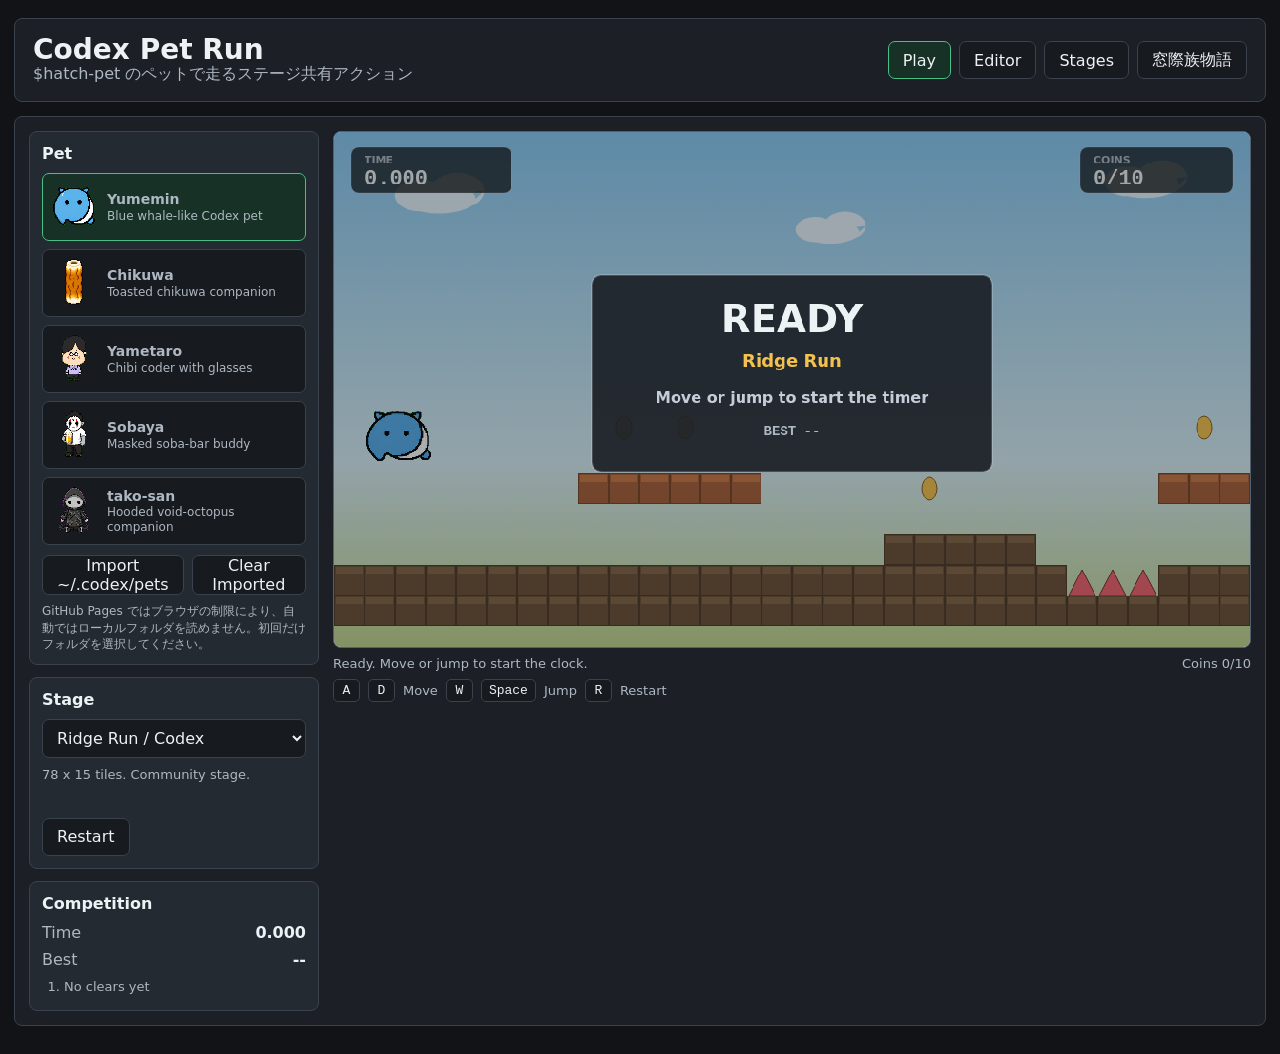
<file: index.html>
<!doctype html>
<html lang="ja">
  <head>
    <meta charset="utf-8" />
    <meta name="viewport" content="width=device-width, initial-scale=1" />
    <title>Codex Pet Run | Codex Petsで走るステージ共有ゲーム</title>
    <meta name="description" content="$hatch-pet で作った Codex pets を使って走り、ステージを作り、クリアタイムを競えるブラウザゲーム。" />
    <link rel="canonical" href="https://k9i-0.github.io/codex-pets/" />
    <meta property="og:type" content="website" />
    <meta property="og:url" content="https://k9i-0.github.io/codex-pets/" />
    <meta property="og:site_name" content="Codex Pet Run" />
    <meta property="og:title" content="Codex Pet Run | Codex Petsで走るステージ共有ゲーム" />
    <meta property="og:description" content="$hatch-pet で作った Codex pets を使って走り、ステージを作り、クリアタイムを競えるブラウザゲーム。" />
    <meta property="og:image" content="https://k9i-0.github.io/codex-pets/assets/og/codex-pet-run-og.png" />
    <meta property="og:image:secure_url" content="https://k9i-0.github.io/codex-pets/assets/og/codex-pet-run-og.png" />
    <meta property="og:image:type" content="image/png" />
    <meta property="og:image:width" content="1200" />
    <meta property="og:image:height" content="630" />
    <meta property="og:image:alt" content="Codex Pet Run game preview with Codex pets running through a platform stage." />
    <meta name="twitter:card" content="summary_large_image" />
    <meta name="twitter:title" content="Codex Pet Run | Codex Petsで走るステージ共有ゲーム" />
    <meta name="twitter:description" content="$hatch-pet で作った Codex pets を使って走り、ステージを作り、クリアタイムを競えるブラウザゲーム。" />
    <meta name="twitter:image" content="https://k9i-0.github.io/codex-pets/assets/og/codex-pet-run-og.png" />
    <meta name="theme-color" content="#111316" />
    <link rel="stylesheet" href="styles.css" />
  </head>
  <body>
    <main class="shell">
      <section class="topbar" aria-label="game controls">
        <div>
          <h1>Codex Pet Run</h1>
          <p>$hatch-pet のペットで走るステージ共有アクション</p>
        </div>
        <div class="actions">
          <button id="playModeButton" class="primary" type="button">Play</button>
          <button id="editorModeButton" type="button">Editor</button>
          <button id="libraryModeButton" type="button">Stages</button>
          <a class="nav-game-link" href="madogiwa.html">窓際族物語</a>
        </div>
      </section>

      <section class="layout">
        <aside class="sidebar" aria-label="settings">
          <div class="panel">
            <h2>Pet</h2>
            <div id="petList" class="pet-list"></div>
            <div class="pet-import">
              <button id="importPetsButton" type="button">Import ~/.codex/pets</button>
              <button id="clearImportedPetsButton" type="button">Clear Imported</button>
              <input id="petDirectoryInput" type="file" webkitdirectory multiple hidden />
            </div>
            <p class="pet-note">GitHub Pages ではブラウザの制限により、自動ではローカルフォルダを読めません。初回だけフォルダを選択してください。</p>
          </div>

          <div class="panel">
            <h2>Stage</h2>
            <select id="levelSelect"></select>
            <div class="stage-meta" id="stageMeta"></div>
            <button id="restartButton" type="button">Restart</button>
          </div>

          <div class="panel">
            <h2>Competition</h2>
            <div class="scoreline">
              <span>Time</span>
              <strong id="timer">0.000</strong>
            </div>
            <div class="scoreline">
              <span>Best</span>
              <strong id="bestTime">--</strong>
            </div>
            <ol id="leaderboard" class="leaderboard"></ol>
          </div>
        </aside>

        <section class="stage-wrap">
          <canvas id="gameCanvas" width="960" height="540"></canvas>
          <div class="hud">
            <span id="statusText">Select a pet and reach the flag.</span>
            <span id="coinText">Coins 0/0</span>
          </div>
          <div class="touch-controls" aria-label="mobile game controller">
            <div class="touch-pad" aria-label="movement pad">
              <button class="touch-button move" type="button" data-control="left" aria-label="Move left">←</button>
              <button class="touch-button move" type="button" data-control="right" aria-label="Move right">→</button>
            </div>
            <div class="touch-actions">
              <button class="touch-button jump" type="button" data-control="jump" aria-label="Jump">Jump</button>
              <button class="touch-button restart" type="button" data-control="restart" aria-label="Restart">↻</button>
            </div>
          </div>
          <div class="keys">
            <kbd>A</kbd><kbd>D</kbd><span>Move</span>
            <kbd>W</kbd><kbd>Space</kbd><span>Jump</span>
            <kbd>R</kbd><span>Restart</span>
          </div>
        </section>
      </section>

      <section id="editorPanel" class="editor hidden" aria-label="stage editor">
        <div class="editor-head">
          <div>
            <h2>Stage Editor</h2>
            <p>Draw a level, save it locally, then share the code with another player.</p>
          </div>
          <div class="editor-actions">
            <input id="stageTitle" type="text" placeholder="Stage title" maxlength="32" />
            <input id="stageAuthor" type="text" placeholder="Author" maxlength="24" />
            <button id="newStageButton" type="button">New</button>
            <button id="saveStageButton" class="primary" type="button">Save</button>
          </div>
        </div>
        <div class="palette" id="palette"></div>
      </section>

      <section id="libraryPanel" class="library hidden" aria-label="stage library">
        <div>
          <h2>Shared Stages</h2>
          <p>Built-in community stages and imported stages appear here.</p>
        </div>
        <div class="share-grid">
          <div>
            <h3>Export Current Stage</h3>
            <textarea id="exportCode" readonly></textarea>
            <button id="copyExportButton" type="button">Copy Code</button>
          </div>
          <div>
            <h3>Import Stage Code</h3>
            <textarea id="importCode" placeholder="Paste a stage code from another user"></textarea>
            <button id="importStageButton" class="primary" type="button">Import Stage</button>
          </div>
        </div>
      </section>
    </main>

    <script src="app.js"></script>
  </body>
</html>
</file>
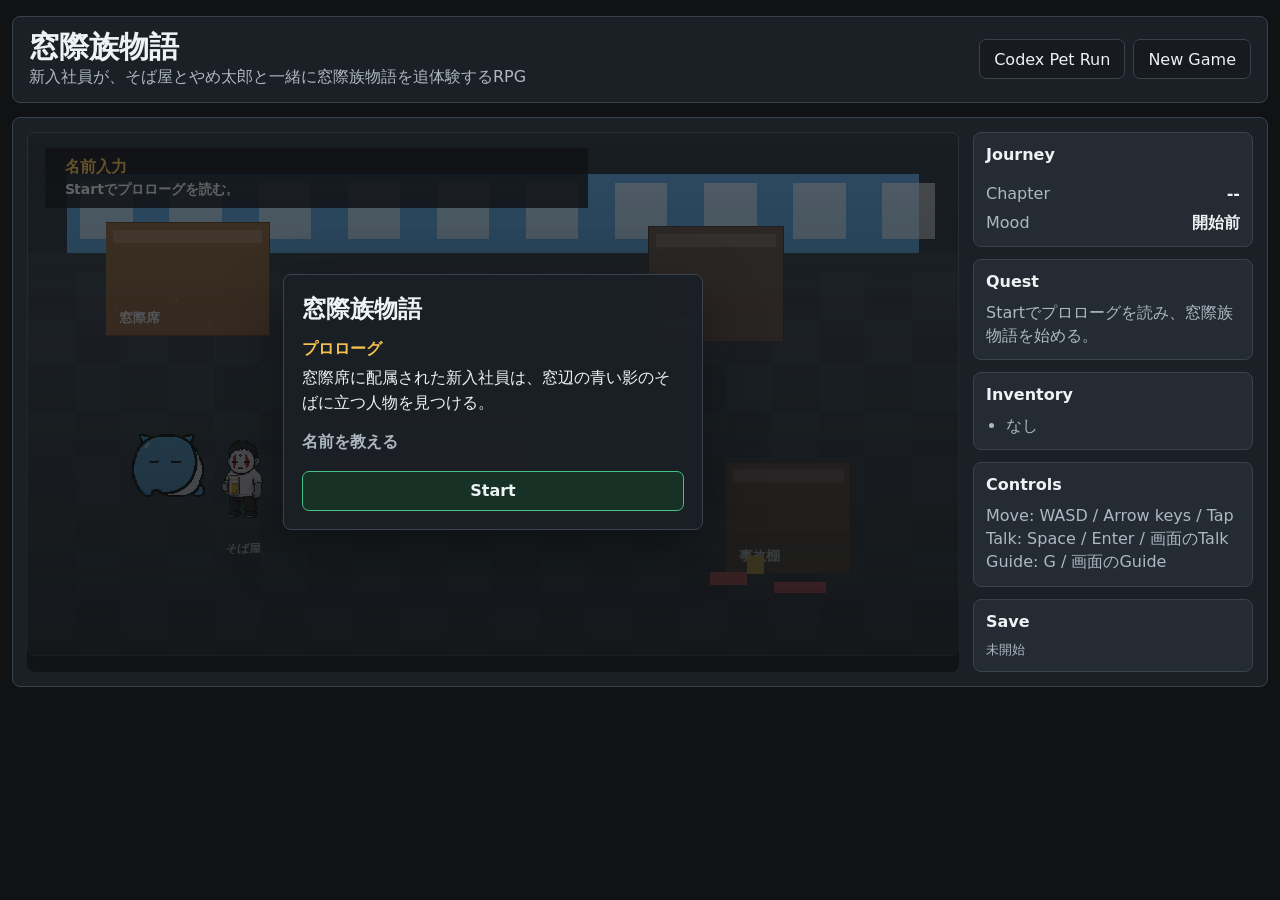
<file: madogiwa.html>
<!doctype html>
<html lang="ja">
  <head>
    <meta charset="utf-8" />
    <meta name="viewport" content="width=device-width, initial-scale=1" />
    <title>窓際族物語 | Codex Pet RPG</title>
    <meta name="description" content="新入社員がそば屋とやめ太郎に導かれ、Codex pets と一緒に窓際族物語を追体験する短編RPG。" />
    <link rel="canonical" href="https://k9i-0.github.io/codex-pets/madogiwa.html" />
    <meta property="og:type" content="website" />
    <meta property="og:url" content="https://k9i-0.github.io/codex-pets/madogiwa.html" />
    <meta property="og:site_name" content="Codex Pets" />
    <meta property="og:title" content="窓際族物語 | 新入社員が追体験する短編RPG" />
    <meta property="og:description" content="そば屋とやめ太郎に導かれ、窓際席から社内酒場までを歩くCodex pets短編RPG。" />
    <meta property="og:image" content="https://k9i-0.github.io/codex-pets/assets/og/madogiwa-og.png" />
    <meta property="og:image:secure_url" content="https://k9i-0.github.io/codex-pets/assets/og/madogiwa-og.png" />
    <meta property="og:image:type" content="image/png" />
    <meta property="og:image:width" content="1200" />
    <meta property="og:image:height" content="630" />
    <meta property="og:image:alt" content="窓際族物語のゲーム画面風プレビュー。そば屋、やめ太郎、新入社員が窓際席にいる。" />
    <meta name="twitter:card" content="summary_large_image" />
    <meta name="twitter:title" content="窓際族物語 | 新入社員が追体験する短編RPG" />
    <meta name="twitter:description" content="そば屋とやめ太郎に導かれ、窓際席から社内酒場までを歩くCodex pets短編RPG。" />
    <meta name="twitter:image" content="https://k9i-0.github.io/codex-pets/assets/og/madogiwa-og.png" />
    <meta name="theme-color" content="#101214" />
    <link rel="stylesheet" href="madogiwa.css" />
  </head>
  <body>
    <main class="game-shell">
      <section class="game-header">
        <div>
          <h1>窓際族物語</h1>
          <p>新入社員が、そば屋とやめ太郎と一緒に窓際族物語を追体験するRPG</p>
        </div>
        <nav>
          <a href="index.html">Codex Pet Run</a>
          <button id="newGameButton" type="button">New Game</button>
        </nav>
      </section>

      <section class="game-layout">
        <div class="stage-panel">
          <canvas id="rpgCanvas" width="960" height="540"></canvas>
          <section id="nameGate" class="name-gate" aria-labelledby="nameGateTitle">
            <form id="playerNameForm" class="name-card">
              <h2 id="nameGateTitle">窓際族物語</h2>
              <p id="gateSpeaker" class="name-speaker">プロローグ</p>
              <p id="gateLine" class="name-line">窓際席に配属された新入社員は、窓辺の青い影のそばに立つ人物を見つける。</p>
              <label id="nameLabel" class="hidden" for="playerNameInput">名前を教える</label>
              <div id="nameRow" class="name-row hidden">
                <input id="playerNameInput" name="playerName" type="text" maxlength="12" placeholder="例: 佐藤" autocomplete="name" />
                <button type="submit">OK</button>
              </div>
              <button id="startGameButton" class="start-button" type="button">Start</button>
              <button id="continueButton" class="continue-button hidden" type="button">Continue</button>
            </form>
          </section>
          <div class="mobile-pad" aria-label="mobile controls">
            <div class="dpad">
              <button type="button" data-key="up">↑</button>
              <button type="button" data-key="left">←</button>
              <button type="button" data-key="down">↓</button>
              <button type="button" data-key="right">→</button>
            </div>
            <div class="mobile-actions">
              <button class="talk-button" type="button" data-key="interact">Talk</button>
              <button class="guide-button" type="button" data-key="guide">Guide</button>
            </div>
          </div>
        </div>

        <aside class="side-panel">
          <div class="card status-card">
            <h2>Journey</h2>
            <div class="status-line">
              <span>Chapter</span>
              <strong id="progressText">--</strong>
            </div>
            <div class="status-line">
              <span>Mood</span>
              <strong id="moodText">--</strong>
            </div>
          </div>
          <div class="card">
            <h2>Quest</h2>
            <p id="questText"></p>
          </div>
          <div class="card">
            <h2>Inventory</h2>
            <ul id="inventoryList"></ul>
          </div>
          <div class="card">
            <h2>Controls</h2>
            <p>Move: WASD / Arrow keys / Tap<br />Talk: Space / Enter / 画面のTalk<br />Guide: G / 画面のGuide</p>
          </div>
          <div class="card save-card">
            <h2>Save</h2>
            <p id="saveText">未開始</p>
          </div>
        </aside>
      </section>

      <section id="dialogBox" class="dialog hidden" aria-live="polite">
        <strong id="speakerName"></strong>
        <p id="dialogText"></p>
        <button id="nextDialogButton" type="button">Next</button>
      </section>
    </main>

    <script src="madogiwa.js"></script>
  </body>
</html>
</file>
<file: styles.css>
:root {
  color-scheme: dark;
  --bg: #111316;
  --panel: #1c2026;
  --panel-2: #242a32;
  --ink: #edf2f4;
  --muted: #aeb8c2;
  --line: #3a424d;
  --green: #48bf84;
  --yellow: #f2c14e;
  --red: #ef626c;
  --blue: #5aa9e6;
}

* {
  box-sizing: border-box;
}

body {
  margin: 0;
  min-height: 100vh;
  background: var(--bg);
  color: var(--ink);
  overscroll-behavior: none;
  font-family:
    Inter, ui-sans-serif, system-ui, -apple-system, BlinkMacSystemFont, "Segoe UI",
    sans-serif;
}

button,
input,
select,
textarea,
.nav-game-link {
  font: inherit;
}

button,
select,
input,
textarea,
.nav-game-link {
  border: 1px solid var(--line);
  background: #171a1f;
  color: var(--ink);
  border-radius: 7px;
}

button,
.nav-game-link {
  min-height: 38px;
  padding: 0 14px;
  cursor: pointer;
  touch-action: manipulation;
}

button:hover,
button.active,
.nav-game-link:hover {
  border-color: var(--blue);
  background: #202834;
}

.nav-game-link {
  display: inline-flex;
  align-items: center;
  justify-content: center;
  text-decoration: none;
}

button.primary,
.pet-card.active {
  border-color: var(--green);
  background: #173126;
}

.shell {
  display: flex;
  flex-direction: column;
  width: min(1480px, calc(100vw - 28px));
  margin: 0 auto;
  padding: 18px 0 28px;
}

.topbar,
.layout,
.editor,
.library {
  border: 1px solid var(--line);
  background: var(--panel);
  border-radius: 8px;
}

.topbar {
  display: flex;
  align-items: center;
  justify-content: space-between;
  gap: 16px;
  padding: 16px 18px;
}

h1,
h2,
h3,
p {
  margin: 0;
}

h1 {
  font-size: 28px;
  line-height: 1.05;
}

h2 {
  font-size: 16px;
}

h3 {
  font-size: 14px;
  margin-bottom: 8px;
}

p,
.stage-meta,
.keys,
.hud,
.scoreline span {
  color: var(--muted);
}

.actions,
.editor-actions {
  display: flex;
  flex-wrap: wrap;
  gap: 8px;
}

.layout {
  display: grid;
  grid-template-columns: 290px minmax(0, 1fr);
  gap: 14px;
  margin-top: 14px;
  padding: 14px;
}

.sidebar {
  display: flex;
  flex-direction: column;
  gap: 12px;
}

.panel {
  background: var(--panel-2);
  border: 1px solid var(--line);
  border-radius: 8px;
  padding: 12px;
}

.panel h2 {
  margin-bottom: 10px;
}

.pet-list {
  display: grid;
  gap: 8px;
}

.pet-import {
  display: grid;
  grid-template-columns: 1fr 1fr;
  gap: 8px;
  margin-top: 10px;
}

.pet-note {
  margin-top: 8px;
  font-size: 12px;
  line-height: 1.35;
}

.pet-card {
  display: grid;
  grid-template-columns: 46px 1fr;
  align-items: center;
  gap: 10px;
  width: 100%;
  padding: 8px;
  text-align: left;
  min-height: 60px;
}

.pet-card canvas {
  width: 46px;
  height: 50px;
  image-rendering: pixelated;
}

.pet-card strong {
  display: block;
  font-size: 14px;
}

.pet-card span {
  display: block;
  color: var(--muted);
  font-size: 12px;
  line-height: 1.25;
}

select,
input,
textarea {
  width: 100%;
  min-height: 38px;
  padding: 8px 10px;
}

textarea {
  min-height: 150px;
  resize: vertical;
  font-family: ui-monospace, SFMono-Regular, Menlo, Consolas, monospace;
  font-size: 12px;
}

.stage-meta {
  min-height: 42px;
  margin: 8px 0 10px;
  font-size: 13px;
  line-height: 1.35;
}

.scoreline {
  display: flex;
  align-items: center;
  justify-content: space-between;
  margin: 8px 0;
}

.leaderboard {
  margin: 10px 0 0;
  padding-left: 22px;
  color: var(--muted);
  font-size: 13px;
}

.leaderboard li {
  margin: 4px 0;
}

.stage-wrap {
  min-width: 0;
}

#gameCanvas {
  display: block;
  width: 100%;
  aspect-ratio: 16 / 9;
  background: #8fd0ff;
  border: 1px solid #53606e;
  border-radius: 8px;
  image-rendering: pixelated;
  touch-action: none;
}

.hud,
.keys {
  display: flex;
  align-items: center;
  flex-wrap: wrap;
  gap: 8px;
  margin-top: 8px;
  font-size: 13px;
}

.hud {
  justify-content: space-between;
}

.touch-controls {
  display: none;
  align-items: center;
  justify-content: space-between;
  gap: 14px;
  margin-top: 12px;
  user-select: none;
  -webkit-user-select: none;
}

.touch-pad,
.touch-actions {
  display: flex;
  gap: 12px;
}

.touch-button {
  width: 64px;
  height: 64px;
  min-height: 64px;
  padding: 0;
  border-color: #4a5664;
  background: #171d24;
  color: var(--ink);
  font-weight: 700;
  font-size: 22px;
  touch-action: none;
  -webkit-tap-highlight-color: transparent;
}

.touch-button.move {
  width: 72px;
}

.touch-button.jump {
  width: 104px;
  border-color: var(--green);
  background: #173126;
  font-size: 16px;
}

.touch-button.restart {
  width: 64px;
  font-size: 24px;
}

.touch-button.pressed {
  transform: translateY(1px);
  border-color: var(--yellow);
  background: #32301c;
}

kbd {
  min-width: 27px;
  padding: 3px 7px;
  border: 1px solid var(--line);
  background: #171a1f;
  border-radius: 5px;
  text-align: center;
  color: var(--ink);
}

.editor,
.library {
  margin-top: 14px;
  padding: 14px;
}

.editor-head,
.share-grid {
  display: grid;
  grid-template-columns: 1fr 1fr;
  gap: 16px;
}

.editor-actions {
  display: grid;
  grid-template-columns: 1fr 1fr auto auto;
}

.palette {
  display: flex;
  flex-wrap: wrap;
  gap: 8px;
  margin-top: 12px;
}

.palette button {
  display: inline-grid;
  grid-template-columns: 18px auto;
  align-items: center;
  gap: 8px;
}

.swatch {
  width: 18px;
  height: 18px;
  border: 1px solid rgba(255, 255, 255, 0.45);
  border-radius: 4px;
}

.hidden {
  display: none;
}

@media (hover: none), (pointer: coarse) {
  .touch-controls {
    display: flex;
  }

  .keys {
    display: none;
  }
}

@media (max-width: 900px) {
  .layout {
    order: 1;
    margin-top: 0;
  }

  .topbar {
    order: 2;
    margin-top: 14px;
  }

  .editor,
  .library {
    order: 3;
  }

  .topbar,
  .editor-head,
  .share-grid {
    grid-template-columns: 1fr;
  }

  .topbar {
    display: grid;
  }

  .layout {
    display: flex;
    flex-direction: column;
  }

  .stage-wrap {
    order: 1;
  }

  .sidebar {
    order: 2;
  }

  .touch-controls {
    display: flex;
  }

  .keys {
    display: none;
  }

  .pet-list {
    grid-template-columns: repeat(2, minmax(0, 1fr));
  }

  .editor-actions {
    grid-template-columns: 1fr 1fr;
  }
}

@media (max-width: 560px) {
  .shell {
    width: min(100vw - 10px, 1480px);
    padding-top: 5px;
  }

  .topbar,
  .layout,
  .editor,
  .library {
    border-radius: 6px;
  }

  .topbar,
  .layout,
  .editor,
  .library {
    padding: 10px;
  }

  h1 {
    font-size: 22px;
  }

  .actions {
    display: grid;
    grid-template-columns: repeat(2, 1fr);
  }

  .actions button,
  .actions a {
    padding: 0 8px;
  }

  .hud {
    align-items: flex-start;
    gap: 4px;
    font-size: 12px;
  }

  .touch-controls {
    gap: 8px;
    margin-top: 10px;
  }

  .touch-pad,
  .touch-actions {
    gap: 8px;
  }

  .touch-button {
    width: 52px;
    height: 56px;
    min-height: 56px;
  }

  .touch-button.move {
    width: 64px;
  }

  .touch-button.jump {
    width: 86px;
  }

  .touch-button.restart {
    width: 52px;
  }

  .pet-import,
  .pet-list {
    grid-template-columns: 1fr;
  }

  .editor-actions {
    grid-template-columns: 1fr;
  }
}
</file>
<file: madogiwa.css>
:root {
  color-scheme: dark;
  --bg: #101214;
  --panel: #1b2026;
  --panel-2: #252b33;
  --ink: #edf2f4;
  --muted: #aeb8c2;
  --line: #3a424d;
  --green: #48bf84;
  --gold: #f2c14e;
  --red: #ef626c;
}

* {
  box-sizing: border-box;
}

body {
  margin: 0;
  min-height: 100vh;
  background: var(--bg);
  color: var(--ink);
  font-family:
    Inter, ui-sans-serif, system-ui, -apple-system, BlinkMacSystemFont, "Segoe UI",
    sans-serif;
}

button,
a {
  touch-action: manipulation;
}

button,
a {
  border: 1px solid var(--line);
  background: #171a1f;
  color: var(--ink);
  border-radius: 7px;
  min-height: 40px;
  padding: 0 14px;
  text-decoration: none;
  display: inline-flex;
  align-items: center;
  justify-content: center;
  font: inherit;
}

button:hover,
a:hover {
  border-color: var(--green);
  background: #173126;
}

.game-shell {
  width: min(1420px, calc(100vw - 24px));
  margin: 0 auto;
  padding: 16px 0 28px;
}

.game-header,
.game-layout,
.dialog {
  border: 1px solid var(--line);
  background: var(--panel);
  border-radius: 8px;
}

.game-header {
  display: flex;
  align-items: center;
  justify-content: space-between;
  gap: 12px;
  padding: 14px 16px;
}

.game-header h1 {
  margin: 0;
  font-size: 30px;
  line-height: 1.05;
}

.game-header p,
.card p,
.card li {
  color: var(--muted);
}

.game-header p {
  margin: 4px 0 0;
}

.game-header nav {
  display: flex;
  gap: 8px;
  flex-wrap: wrap;
}

.game-layout {
  display: grid;
  grid-template-columns: minmax(0, 1fr) 280px;
  gap: 14px;
  margin-top: 14px;
  padding: 14px;
}

.stage-panel {
  min-width: 0;
  position: relative;
}

#rpgCanvas {
  display: block;
  width: 100%;
  aspect-ratio: 16 / 9;
  border: 1px solid #53606e;
  border-radius: 8px;
  background: #1d252d;
  image-rendering: pixelated;
  touch-action: none;
}

.name-gate {
  position: absolute;
  inset: 0;
  display: grid;
  place-items: center;
  padding: 18px;
  border-radius: 8px;
  background:
    linear-gradient(180deg, rgba(16, 18, 20, 0.3), rgba(16, 18, 20, 0.76)),
    rgba(16, 18, 20, 0.45);
}

.name-card {
  width: min(420px, 100%);
  border: 1px solid var(--line);
  border-radius: 8px;
  background: rgba(27, 32, 38, 0.96);
  padding: 18px;
  box-shadow: 0 18px 56px rgba(0, 0, 0, 0.34);
}

.name-card h2 {
  margin: 0 0 14px;
  font-size: 24px;
}

.name-speaker {
  margin: 0 0 6px;
  color: var(--gold);
  font-weight: 800;
}

.name-line {
  margin: 0 0 16px;
  color: var(--ink);
  line-height: 1.55;
}

.name-card label {
  display: block;
  margin-bottom: 8px;
  color: var(--muted);
  font-weight: 700;
}

.name-row {
  display: flex;
  gap: 8px;
}

.name-row input {
  min-width: 0;
  flex: 1;
  border: 1px solid var(--line);
  border-radius: 7px;
  background: #11161b;
  color: var(--ink);
  min-height: 42px;
  padding: 0 12px;
  font: inherit;
}

.name-row button {
  border-color: var(--green);
  background: #173126;
  font-weight: 800;
}

.start-button,
.continue-button {
  width: 100%;
  margin-top: 10px;
  font-weight: 800;
}

.start-button {
  border-color: var(--green);
  background: #173126;
}

.continue-button {
  border-color: var(--gold);
  background: #322712;
}

.side-panel {
  display: flex;
  flex-direction: column;
  gap: 12px;
}

.card {
  border: 1px solid var(--line);
  background: var(--panel-2);
  border-radius: 8px;
  padding: 12px;
}

.card h2 {
  margin: 0 0 10px;
  font-size: 16px;
}

.card p,
.card ul {
  margin: 0;
  line-height: 1.45;
}

.card ul {
  padding-left: 20px;
}

.mobile-pad {
  display: none;
  align-items: center;
  justify-content: space-between;
  gap: 12px;
  margin-top: 12px;
}

.dpad {
  display: grid;
  grid-template-columns: repeat(3, 56px);
  grid-template-rows: repeat(2, 52px);
  gap: 8px;
}

.dpad button {
  min-height: 52px;
  padding: 0;
  font-weight: 800;
  font-size: 22px;
}

.dpad [data-key="up"] {
  grid-column: 2;
}

.dpad [data-key="left"] {
  grid-column: 1;
  grid-row: 2;
}

.dpad [data-key="down"] {
  grid-column: 2;
  grid-row: 2;
}

.dpad [data-key="right"] {
  grid-column: 3;
  grid-row: 2;
}

.mobile-actions {
  display: flex;
  gap: 8px;
}

.talk-button,
.guide-button {
  width: 96px;
  height: 74px;
  font-weight: 800;
}

.talk-button {
  border-color: var(--green);
  background: #173126;
}

.guide-button {
  border-color: var(--gold);
  background: #322712;
}

.status-card {
  display: grid;
  gap: 10px;
}

.status-line {
  display: flex;
  justify-content: space-between;
  gap: 12px;
  color: var(--muted);
}

.status-line strong {
  color: var(--ink);
  text-align: right;
}

.save-card p {
  font-size: 13px;
}

.dialog {
  position: fixed;
  left: 50%;
  bottom: 22px;
  width: min(900px, calc(100vw - 24px));
  transform: translateX(-50%);
  padding: 16px;
  box-shadow: 0 18px 48px rgba(0, 0, 0, 0.35);
}

.dialog strong {
  display: block;
  margin-bottom: 8px;
  color: var(--gold);
}

.dialog p {
  margin: 0 0 14px;
  line-height: 1.55;
}

.hidden {
  display: none;
}

@media (hover: none), (pointer: coarse), (max-width: 900px) {
  .mobile-pad {
    display: flex;
  }
}

@media (max-width: 900px) {
  .game-layout {
    grid-template-columns: 1fr;
  }

  .side-panel {
    order: 2;
  }
}

@media (max-width: 560px) {
  .game-shell {
    width: min(100vw - 10px, 1420px);
    padding-top: 6px;
  }

  .game-header {
    display: grid;
  }

  .game-header h1 {
    font-size: 25px;
  }

  .game-layout,
  .game-header {
    padding: 10px;
  }

  .name-card {
    padding: 14px;
  }

  .name-row {
    display: grid;
  }

  .dpad {
    grid-template-columns: repeat(3, 48px);
    grid-template-rows: repeat(2, 48px);
    gap: 7px;
  }

  .dpad button {
    min-height: 48px;
  }

  .mobile-actions {
    flex-direction: column;
  }

  .talk-button,
  .guide-button {
    width: 82px;
    height: 64px;
  }
}
</file>
